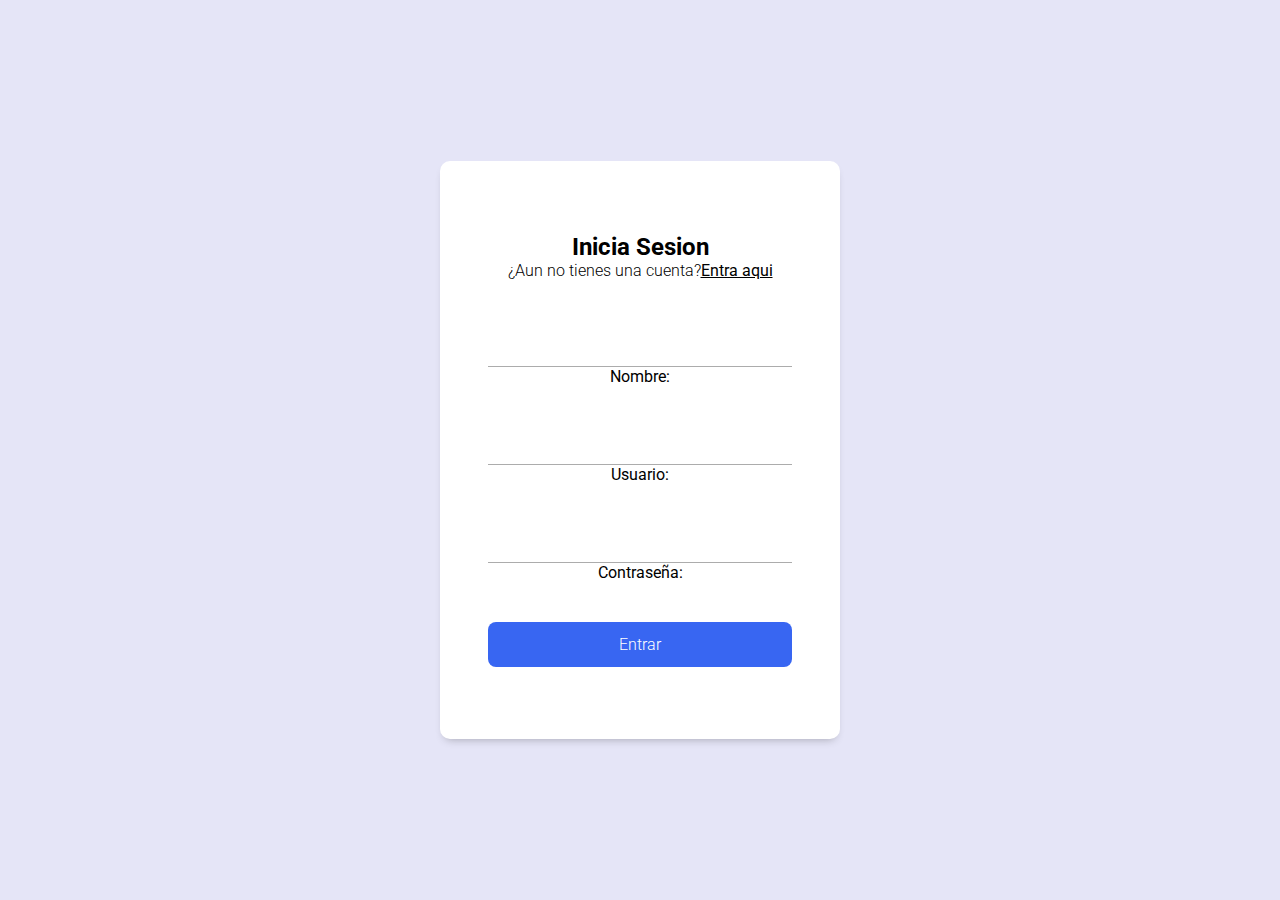
<file: index.html>
<!DOCTYPE html>
<html lang="en">
<head>
    <meta charset="UTF-8">
    <meta http-equiv="X-UA-Compatible" content="IE=edge">
    <meta name="viewport" content="width=device-width, initial-scale=1.0">
    <title>Document</title>
    <link rel="stylesheet" href="style.css">
</head>
<body>

    <form class="form">
        <h2 class="form__title">Inicia Sesion</h2>
        <p class="form__paragraph">¿Aun no tienes una cuenta?<a href="./registro.html" class="form__link">Entra aqui</a></p>

        <div class="form__container">
            <div class="form__group">
                <input type="text" id="name" class="form__input" placeholder=" ">
                <label for="name" class="form__label">Nombre:</label>
                <span class="form__line"></span>
            </div>
            <div class="form__group">
                <input type="text" id="user" class="form__input" placeholder=" ">
                <label for="user" class="form__label">Usuario:</label>
                <span class="form__line"></span>
            </div>
            <div class="form__group">
                <input type="text" id="password" class="form__input" placeholder=" ">
                <label for="password" class="form__label">Contraseña:</label>
                <span class="form__line"></span>
            </div>
            <input type="submit" class="form__submit" value="Entrar">
        </div>
    </form>

</body>
</html>
</file>
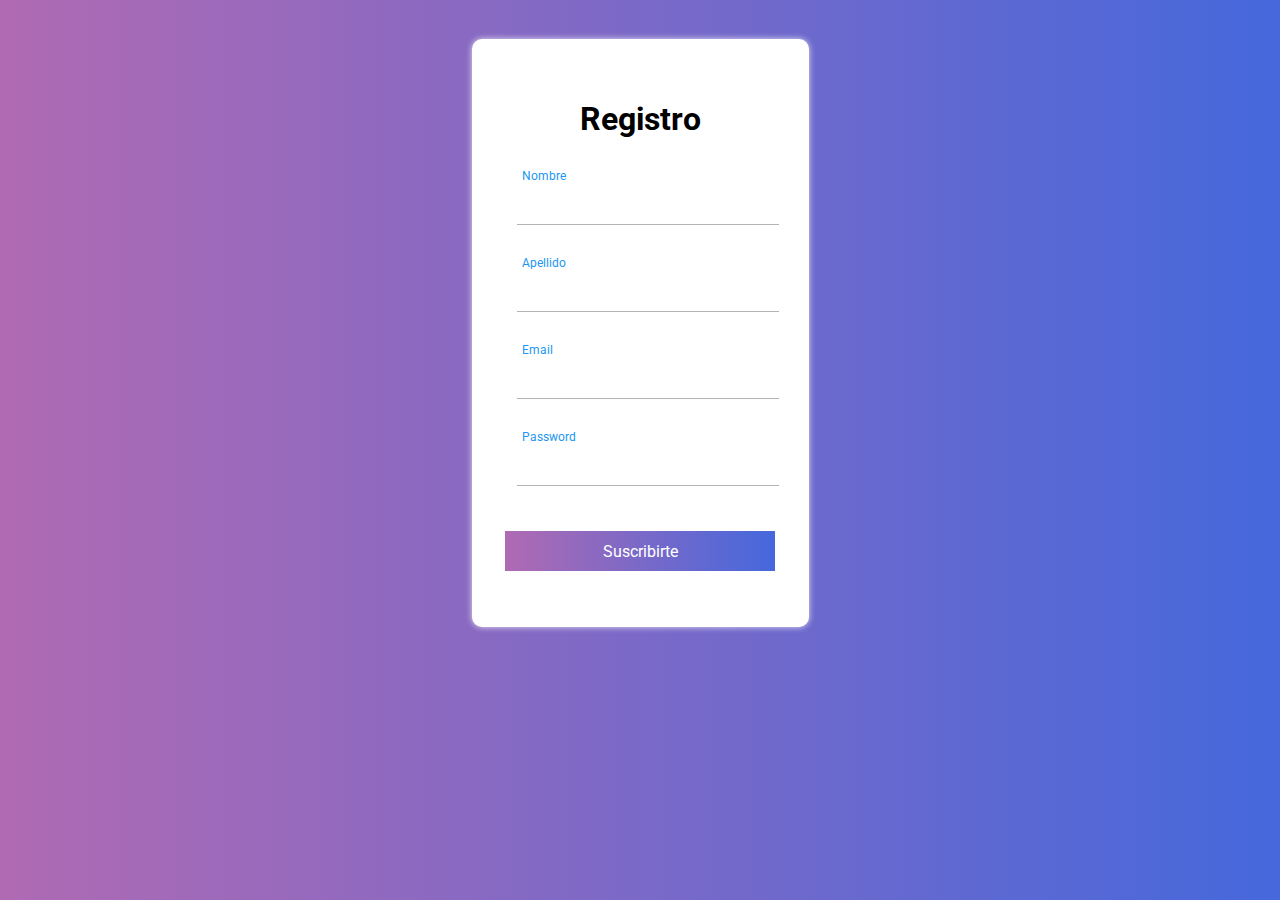
<file: Formulario/index.html>
<!DOCTYPE html>
<html lang="en">
<head>
    <meta charset="UTF-8">
    <meta name="viewport" content="width=device-width, initial-scale=1.0">
    <title>Registro</title>
    <link rel="stylesheet" href="./styles.css" />
    <link href="https://fonts.googleapis.com/css?family=Roboto:300,400,500,700&display=swap" rel="stylesheet">
</head>
<body>
    <form action="" method="post" id="form">
        <div class="form">
            <h1>Registro</h1>
            <div class="grupo">
                <input type="text" name="" id="name" ><span class="barra"></span>
                <label for="">Nombre</label>
            </div>
            <div class="grupo">
                <input type="text" name="" id="name" ><span class="barra"></span>
                <label for="">Apellido</label>
            </div>
            <div class="grupo">
                <input type="email" name="" id="name" ><span class="barra"></span>
                <label for="">Email</label>
            </div>
            <div class="grupo">
                <input type="password" name="" id="name" ><span class="barra"></span>
                <label for="">Password</label>
            </div>

            <button type="submit">Suscribirte</button>
            <p class="warnings" id="warnings"></p>
        </div>
    </form>
    
    <script src="app.js"></script>
</body>
</html>
</file>
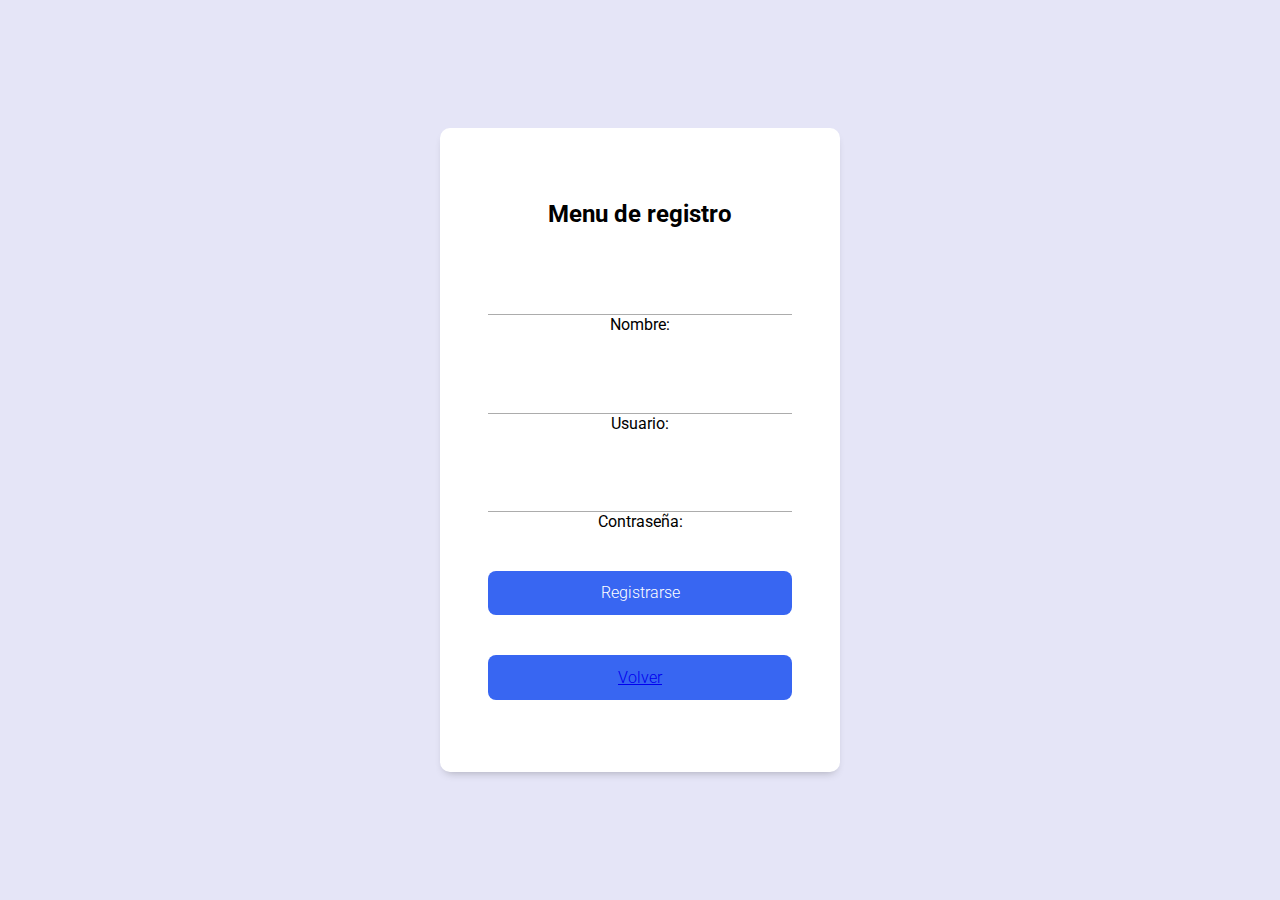
<file: registro.html>
<!DOCTYPE html>
<html lang="en">
<head>
    <meta charset="UTF-8">
    <meta http-equiv="X-UA-Compatible" content="IE=edge">
    <meta name="viewport" content="width=device-width, initial-scale=1.0">
    <title>Document</title>
    <link rel="stylesheet" href="style.css">
</head>
<body>

    <form class="form">
        <h2 class="form__title">Menu de registro</h2>

        <div class="form__container">
            <div class="form__group">
                <input type="text" id="name" class="form__input" placeholder=" ">
                <label for="name" class="form__label">Nombre:</label>
                <span class="form__line"></span>
            </div>
            <div class="form__group">
                <input type="text" id="user" class="form__input" placeholder=" ">
                <label for="user" class="form__label">Usuario:</label>
                <span class="form__line"></span>
            </div>
            <div class="form__group">
                <input type="text" id="password" class="form__input" placeholder=" ">
                <label for="password" class="form__label">Contraseña:</label>
                <span class="form__line"></span>
            </div>
            <input type="submit" class="form__submit" value="Registrarse">
            <button class="form__submit"><a href="./index.html"> Volver</a></button>
        </div>
    </form>

</body>
</html>
</file>
<file: style.css>
@import url('https://fonts.googleapis.com/css2?family=Roboto:wght@300;400;700&display=swap');

*{
    margin: 0;
    padding: 0;
    box-sizing: border-box;
}

body{ 
    font-family: 'Roboto', sans-serif; 
    background-color: #e5e5f7; 
    background-image:  radial-gradient(#c42fb3 0.5px, transparent 0.5px), radial-gradient(#c42fb3 0.5px, #e5e5f7 0.5px); 
    background-size: 20px 20px; 
    background-position: 0 0,10px 10px; 
    display: flex; 
    min-height: 100vh; 
} 

.form{ 
    background-color: #fff; 
    margin: auto; 
    width: 90%; 
    max-width: 400px; 
    padding: 4.5em 3em; 
    border-radius: 10px; 
    box-shadow: 0 5px 10px -5px rgb(0 0 0 / 30%); 
    text-align: center; 
} 

.from__title{ 
    font-size: 2rem; 
    margin-bottom: .5em; 
}

.form__paragraph{ 
    font-weight: 300; 
} 

.form__link{ 
    font-weight: 400; 
    color: #000; 
} 

.form__container{ 
    margin-top: 3em; 
    display: grid; 
    gap: 2.5em; 
} 

.form__group{ 
    position: relative; 
    --color: #5757577e; 
} 

.form__input{ 
    width: 100%; 
    background: none; 
    color: #706c6c; 
    font-size: 1rem; 
    padding: .6em .3em; 
    border: none; 
    outline: none; 
    border-bottom: 1px solid var(--color); 
    font-family: 'Roboto', sans-serif; 
} 


.form__input:not(:placeholder-shown){
    color: #4d4646;
}


.form__input:hover + .form__label, 
.form__input:not(:placeholder-shown) + .from__label{ 
    transform: translateY(-12px) scale(.7); 
    transform-origin: left top; 
    color: #3866f2; 
} 

.from__label{ 
    color: var(--color); 
    cursor: pointer; 
    position: absolute; 
    top: 0; 
    left: 5px; 
    transform: translateY(10px); 
    transition: transform .5s, color .3s; 
} 

.form__submit{ 
    background: #3866f2; 
    color: #fff; 
    font-family: 'Roboto', sans-serif; 
    font-weight: 300; 
    font-size: 1rem; 
    padding: .8em 0; 
    border: none; 
    border-radius: .5em; 
} 

.form__line{ 
    position: absolute; 
    bottom: 20px; 
    left: 0; 
    width: 100%; 
    height: 1px; 
    background-color: #3866f2; 
    transform: scale(0);
    transform: left bottom;
    transition: transform .4s;
} 


.form__input:hover ~ .form__line, 
.form__input:not(:placeholder-shown) ~ .from__line{
    transform: scale(1);
}

@media (max-width:425px) {

    .from__title{
        font-size: 1.8rem;
    }
    
}
</file>
<file: Formulario/styles.css>
:root{
    --colorTextos: #49454567;
}

*,
::before
::after{
    margin: 0;
    padding: 0;
    box-sizing: border-box;
}

body{
    font-family: 'Roboto';
    background: #4568DC; /*fallback for old browsers*/
    background: -webkit-linear-gradient(to right, #B06AB3, #4568DC);  
    background: linear-gradient(to right, #B06AB3, #4568DC);  
    height: 650px;
    display: flex;
    justify-content: center;
    align-items: center;
}
h1{
    text-align: center;
    font-weight: 700;
}

form{
    background: #fff;
    padding: 40px 0;
    box-shadow: 0 0 6px 0 rgba(255, 255, 255, 0.8);
    border-radius: 10px;
}

.form{
    width: 100%;
    margin: auto;
}

form .grupo{
    position: relative;
    margin: 45px;
}

input{
    background: none;
    color: #c6c6c6;
    font-size: 18px;
    padding: 10px 10px 10px 5px;
    display: block;
    width: 100%;
    border: none;
    border-bottom: 1px solid var(--colorTextos);
}

input:focus{
    outline: none;
    color: #5e5d5d;
}

label{
    color: var(--colorTextos);
    font-size: 16px;
    position: absolute;
    left: 5px;
    top: 10px;
    transition: 0.5s ease-in-out all;
    pointer-events: none;
}

input:focus~label,
input:valid~label{
    top: -14px;
    font-size: 12px;
    color: #2196f3;
}

.barra{
    position: relative;
    display: block;
    width: 100%;
}

.barra::before{
    content: "";
    height: 2px;
    width: 0%;
    bottom: 0;
    position: absolute;
    background: linear-gradient(to right, #B06AB3, #4568DC);  
    transition: 0.3s ease width;
    left: 0;
}

input:focus~.barra::before{
   width: 100%;
}

button{
    font-family: 'Roboto';
    background: #4568DC; /*fallback for old browsers*/
    background: -webkit-linear-gradient(to right, #B06AB3, #4568DC);  
    background: linear-gradient(to right, #B06AB3, #4568DC);  
    border: none;
    display: block;
    width: 80%;
    margin: 10px auto;
    color: #fff;
    height: 40px;
    font-size: 16px;
    cursor: pointer;
}
</file>
